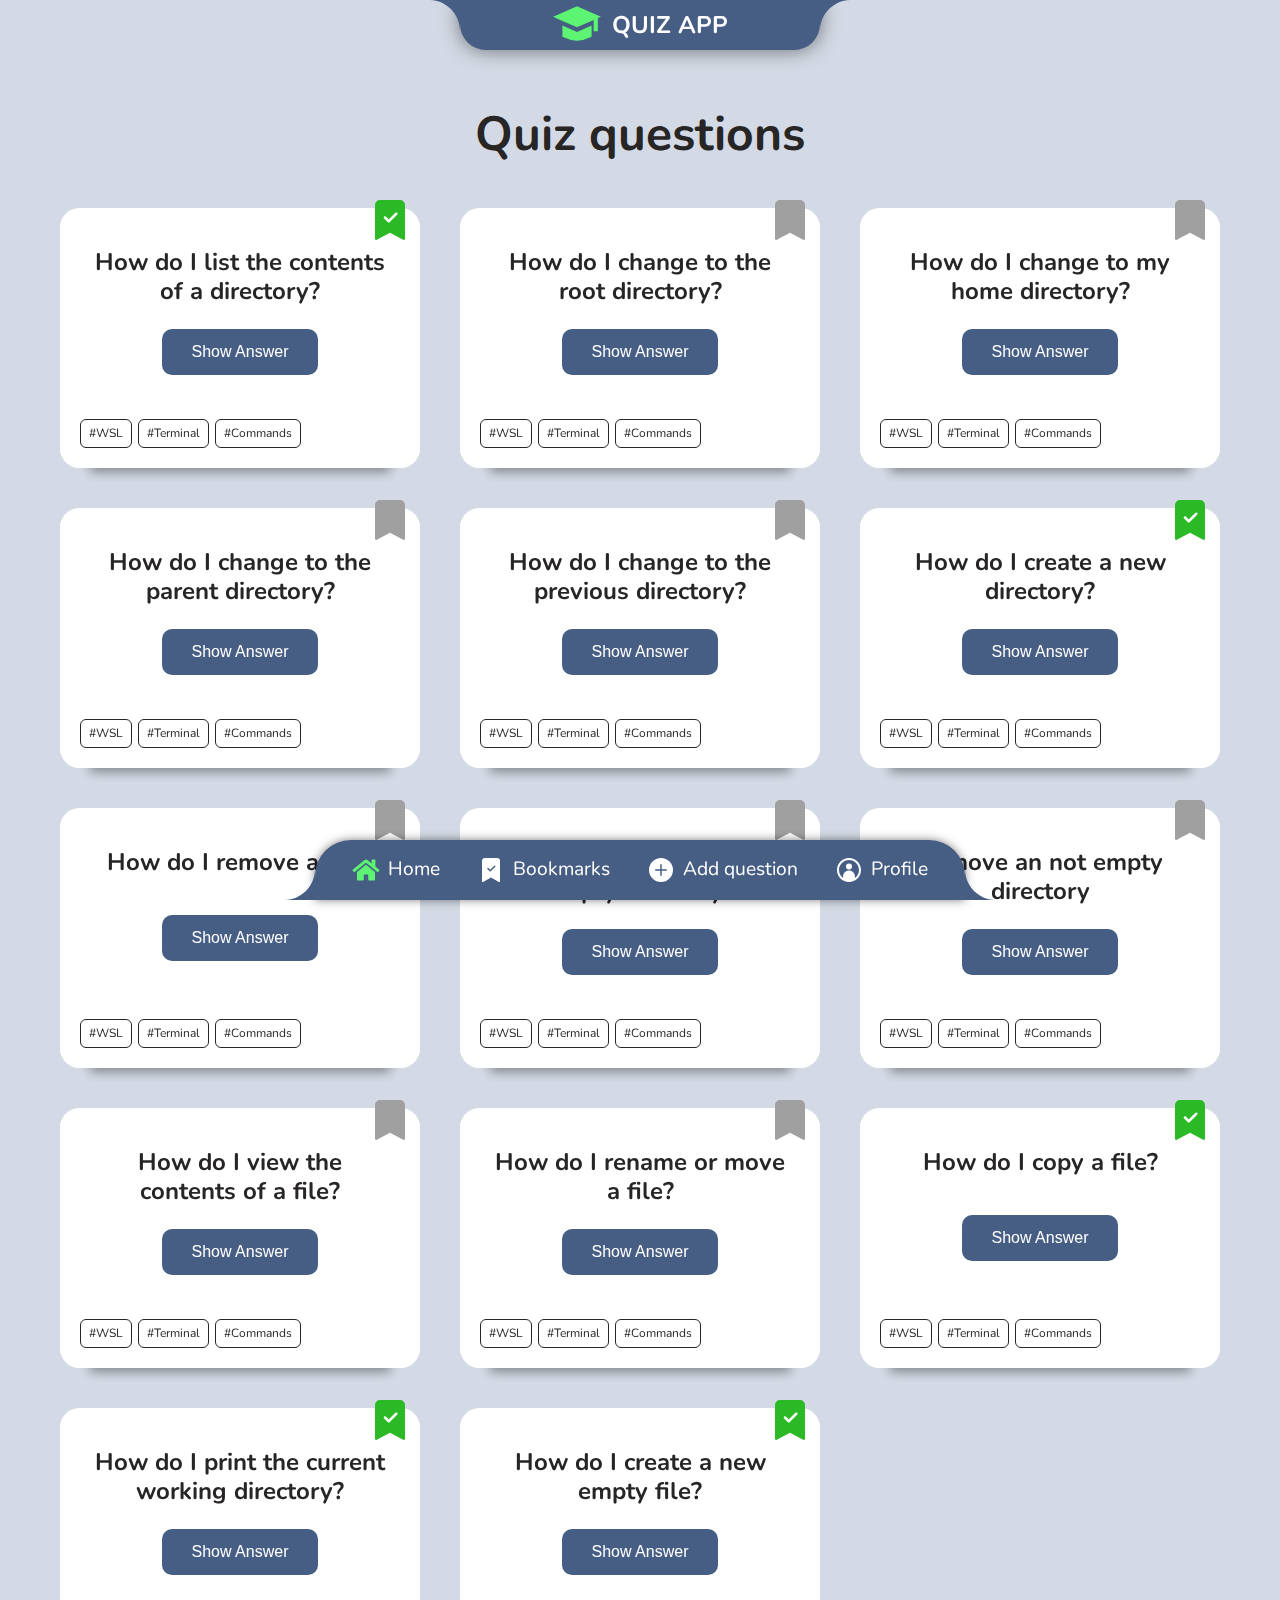
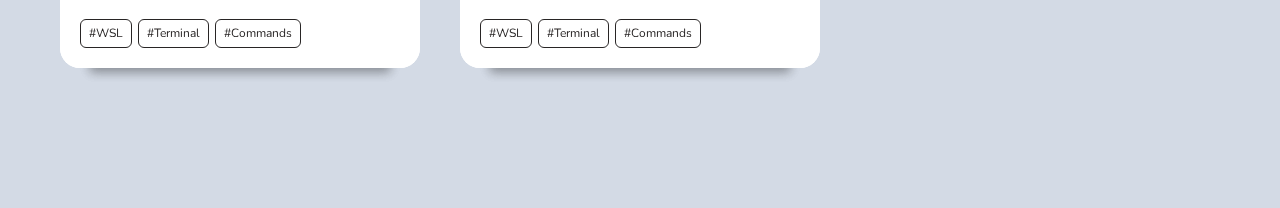
<file: index.html>
<!DOCTYPE html>
<html lang="en">
  <head>
    <meta charset="UTF-8" />
    <meta http-equiv="X-UA-Compatible" content="IE=edge" />
    <meta name="viewport" content="width=device-width, initial-scale=1.0" />
    <link rel="icon" href="./assets/img/favicon.ico" type="image/x-icon" />
    <link rel="stylesheet" href="./assets/css/styles.css" />
    <title>Quiz | Home page</title>
  </head>
  <body class="body" data-thema>
    <!--============ PRELOADER =============-->
    <div class="preloader"></div>

    <!--============ HEADER =============-->
    <header class="header" data-import>
      <svg class="corner corner--lt">
        <use href="./assets/img/icons.svg#corner"></use>
      </svg>
      <a href="./" class="logo">
        <svg><use href="./assets/img/icons.svg#logo"></use></svg>
        <p class="logo__title">Quiz App</p>
      </a>
      <svg class="corner corner--rt">
        <use href="./assets/img/icons.svg#corner"></use>
      </svg>
    </header>

    <!--============ MAIN =============-->
    <main class="main">
      <section class="section">
        <h1 class="headline headline--center">Quiz questions</h1>

        <!--=== CARDS ===-->
        <ul class="cards js-cards">
          <!--=== Card 1 ===-->
          <li class="card">
            <article class="flip">
              <div class="flip__front">
                <button class="add-to-bookmark active">
                  <svg>
                    <use href="./assets/img/icons.svg#bookmark"></use>
                  </svg>
                </button>
                <h2 class="card__question">
                  How do I list the contents of a directory?
                </h2>
                <button class="button">
                  <span>Show Answer</span>
                </button>
                <ul class="categories">
                  <li>WSL</li>
                  <li>Terminal</li>
                  <li>Commands</li>
                </ul>
              </div>
              <div class="flip__back">
                <p class="card__answer">ls</p>
                <button class="button">
                  <span>Hide Answer</span>
                </button>
              </div>
            </article>
          </li>

          <!--=== Card 2 ===-->
          <li class="card">
            <article class="flip">
              <div class="flip__front">
                <button class="add-to-bookmark">
                  <svg>
                    <use href="./assets/img/icons.svg#bookmark"></use>
                  </svg>
                </button>
                <h2 class="card__question">
                  How do I change to the root directory?
                </h2>
                <button class="button">
                  <span>Show Answer</span>
                </button>
                <ul class="categories">
                  <li>WSL</li>
                  <li>Terminal</li>
                  <li>Commands</li>
                </ul>
              </div>
              <div class="flip__back">
                <p class="card__answer">cd /</p>
                <button class="button">
                  <span>Hide Answer</span>
                </button>
              </div>
            </article>
          </li>

          <!--=== Card 3 ===-->
          <li class="card">
            <article class="flip">
              <div class="flip__front">
                <button class="add-to-bookmark">
                  <svg>
                    <use href="./assets/img/icons.svg#bookmark"></use>
                  </svg>
                </button>
                <h2 class="card__question">
                  How do I change to my home directory?
                </h2>
                <button class="button">
                  <span>Show Answer</span>
                </button>
                <ul class="categories">
                  <li>WSL</li>
                  <li>Terminal</li>
                  <li>Commands</li>
                </ul>
              </div>
              <div class="flip__back">
                <p class="card__answer">cd ~</p>
                <button class="button">
                  <span>Hide Answer</span>
                </button>
              </div>
            </article>
          </li>

          <!--=== Card 4 ===-->
          <li class="card">
            <article class="flip">
              <div class="flip__front">
                <button class="add-to-bookmark">
                  <svg>
                    <use href="./assets/img/icons.svg#bookmark"></use>
                  </svg>
                </button>
                <h2 class="card__question">
                  How do I change to the parent directory?
                </h2>
                <button class="button">
                  <span>Show Answer</span>
                </button>
                <ul class="categories">
                  <li>WSL</li>
                  <li>Terminal</li>
                  <li>Commands</li>
                </ul>
              </div>
              <div class="flip__back">
                <p class="card__answer">cd ..</p>
                <button class="button">
                  <span>Hide Answer</span>
                </button>
              </div>
            </article>
          </li>

          <!--=== Card 5 ===-->
          <li class="card">
            <article class="flip">
              <div class="flip__front">
                <button class="add-to-bookmark">
                  <svg>
                    <use href="./assets/img/icons.svg#bookmark"></use>
                  </svg>
                </button>
                <h2 class="card__question">
                  How do I change to the previous directory?
                </h2>
                <button class="button">
                  <span>Show Answer</span>
                </button>
                <ul class="categories">
                  <li>WSL</li>
                  <li>Terminal</li>
                  <li>Commands</li>
                </ul>
              </div>
              <div class="flip__back">
                <p class="card__answer">cd -</p>
                <button class="button">
                  <span>Hide Answer</span>
                </button>
              </div>
            </article>
          </li>

          <!--=== Card 6 ===-->
          <li class="card">
            <article class="flip">
              <div class="flip__front">
                <button class="add-to-bookmark active">
                  <svg>
                    <use href="./assets/img/icons.svg#bookmark"></use>
                  </svg>
                </button>
                <h2 class="card__question">How do I create a new directory?</h2>
                <button class="button">
                  <span>Show Answer</span>
                </button>
                <ul class="categories">
                  <li>WSL</li>
                  <li>Terminal</li>
                  <li>Commands</li>
                </ul>
              </div>
              <div class="flip__back">
                <p class="card__answer">mkdir &lt;FolderName&gt;</p>
                <button class="button">
                  <span>Hide Answer</span>
                </button>
              </div>
            </article>
          </li>

          <!--=== Card 7 ===-->
          <li class="card">
            <article class="flip">
              <div class="flip__front">
                <button class="add-to-bookmark">
                  <svg>
                    <use href="./assets/img/icons.svg#bookmark"></use>
                  </svg>
                </button>
                <h2 class="card__question">How do I remove a file?</h2>
                <button class="button">
                  <span>Show Answer</span>
                </button>
                <ul class="categories">
                  <li>WSL</li>
                  <li>Terminal</li>
                  <li>Commands</li>
                </ul>
              </div>
              <div class="flip__back">
                <p class="card__answer">rm &lt;file&gt;</p>
                <button class="button">
                  <span>Hide Answer</span>
                </button>
              </div>
            </article>
          </li>

          <!--=== Card 8 ===-->
          <li class="card">
            <article class="flip">
              <div class="flip__front">
                <button class="add-to-bookmark">
                  <svg>
                    <use href="./assets/img/icons.svg#bookmark"></use>
                  </svg>
                </button>
                <h2 class="card__question">
                  How do I remove an empty directory?
                </h2>
                <button class="button">
                  <span>Show Answer</span>
                </button>
                <ul class="categories">
                  <li>WSL</li>
                  <li>Terminal</li>
                  <li>Commands</li>
                </ul>
              </div>
              <div class="flip__back">
                <p class="card__answer">rmdir &lt;directory&gt;</p>
                <button class="button">
                  <span>Hide Answer</span>
                </button>
              </div>
            </article>
          </li>

          <!--=== Card 9 ===-->
          <li class="card">
            <article class="flip">
              <div class="flip__front">
                <button class="add-to-bookmark">
                  <svg>
                    <use href="./assets/img/icons.svg#bookmark"></use>
                  </svg>
                </button>
                <h2 class="card__question">Remove an not empty directory</h2>
                <button class="button">
                  <span>Show Answer</span>
                </button>
                <ul class="categories">
                  <li>WSL</li>
                  <li>Terminal</li>
                  <li>Commands</li>
                </ul>
              </div>
              <div class="flip__back">
                <p class="card__answer">rm -rf &lt;directory&gt;</p>
                <button class="button">
                  <span>Hide Answer</span>
                </button>
              </div>
            </article>
          </li>

          <!--=== Card 10 ===-->
          <li class="card">
            <article class="flip">
              <div class="flip__front">
                <button class="add-to-bookmark">
                  <svg>
                    <use href="./assets/img/icons.svg#bookmark"></use>
                  </svg>
                </button>
                <h2 class="card__question">
                  How do I view the contents of a file?
                </h2>
                <button class="button">
                  <span>Show Answer</span>
                </button>
                <ul class="categories">
                  <li>WSL</li>
                  <li>Terminal</li>
                  <li>Commands</li>
                </ul>
              </div>
              <div class="flip__back">
                <p class="card__answer">cat &lt;filename&gt;</p>
                <button class="button">
                  <span>Hide Answer</span>
                </button>
              </div>
            </article>
          </li>

          <!--=== Card 11 ===-->
          <li class="card">
            <article class="flip">
              <div class="flip__front">
                <button class="add-to-bookmark">
                  <svg>
                    <use href="./assets/img/icons.svg#bookmark"></use>
                  </svg>
                </button>
                <h2 class="card__question">How do I rename or move a file?</h2>
                <button class="button">
                  <span>Show Answer</span>
                </button>
                <ul class="categories">
                  <li>WSL</li>
                  <li>Terminal</li>
                  <li>Commands</li>
                </ul>
              </div>
              <div class="flip__back">
                <p class="card__answer">mv &lt;oldName&gt; &lt;newName&gt;</p>
                <button class="button">
                  <span>Hide Answer</span>
                </button>
              </div>
            </article>
          </li>

          <!--=== Card 12 ===-->
          <li class="card">
            <article class="flip">
              <div class="flip__front">
                <button class="add-to-bookmark active">
                  <svg>
                    <use href="./assets/img/icons.svg#bookmark"></use>
                  </svg>
                </button>
                <h2 class="card__question">How do I copy a file?</h2>
                <button class="button">
                  <span>Show Answer</span>
                </button>
                <ul class="categories">
                  <li>WSL</li>
                  <li>Terminal</li>
                  <li>Commands</li>
                </ul>
              </div>
              <div class="flip__back">
                <p class="card__answer">
                  cp &lt;example.txt&gt; &lt;folder&gt;
                </p>
                <button class="button">
                  <span>Hide Answer</span>
                </button>
              </div>
            </article>
          </li>

          <!--=== Card 13 ===-->
          <li class="card">
            <article class="flip">
              <div class="flip__front">
                <button class="add-to-bookmark active">
                  <svg>
                    <use href="./assets/img/icons.svg#bookmark"></use>
                  </svg>
                </button>
                <h2 class="card__question">
                  How do I print the current working directory?
                </h2>
                <button class="button">
                  <span>Show Answer</span>
                </button>
                <ul class="categories">
                  <li>WSL</li>
                  <li>Terminal</li>
                  <li>Commands</li>
                </ul>
              </div>
              <div class="flip__back">
                <p class="card__answer">pwd</p>
                <button class="button">
                  <span>Hide Answer</span>
                </button>
              </div>
            </article>
          </li>

          <!--=== Card 14 ===-->
          <li class="card">
            <article class="flip">
              <div class="flip__front">
                <button class="add-to-bookmark active">
                  <svg>
                    <use href="./assets/img/icons.svg#bookmark"></use>
                  </svg>
                </button>
                <h2 class="card__question">
                  How do I create a new empty file?
                </h2>
                <button class="button">
                  <span>Show Answer</span>
                </button>
                <ul class="categories">
                  <li>WSL</li>
                  <li>Terminal</li>
                  <li>Commands</li>
                </ul>
              </div>
              <div class="flip__back">
                <p class="card__answer">touch &lt;filename.txt&gt;</p>
                <button class="button">
                  <span>Hide Answer</span>
                </button>
              </div>
            </article>
          </li>
        </ul>
      </section>
    </main>

    <!--============ FOOTER =============-->
    <footer class="footer" data-import>
      <svg class="corner corner--lt">
        <use href="./assets/img/icons.svg#corner"></use>
      </svg>
      <nav class="navigation">
        <menu class="navigation__menu">
          <li class="navigation__item active">
            <a href="./">
              <svg><use href="./assets/img/icons.svg#home"></use></svg>
              Home
            </a>
          </li>
          <li class="navigation__item">
            <a href="./bookmarks.html">
              <svg><use href="./assets/img/icons.svg#bookmark"></use></svg>
              Bookmarks
            </a>
          </li>
          <li class="navigation__item">
            <a href="./form.html">
              <svg><use href="./assets/img/icons.svg#add"></use></svg>
              Add question
            </a>
          </li>
          <li class="navigation__item">
            <a href="./profile.html">
              <svg><use href="./assets/img/icons.svg#profile"></use></svg>
              Profile
            </a>
          </li>
        </menu>
      </nav>
      <svg class="corner corner--rt">
        <use href="./assets/img/icons.svg#corner"></use>
      </svg>
    </footer>

    <script src="./assets/js/scripts.js" type="module" defer></script>
  </body>
</html>
</file>
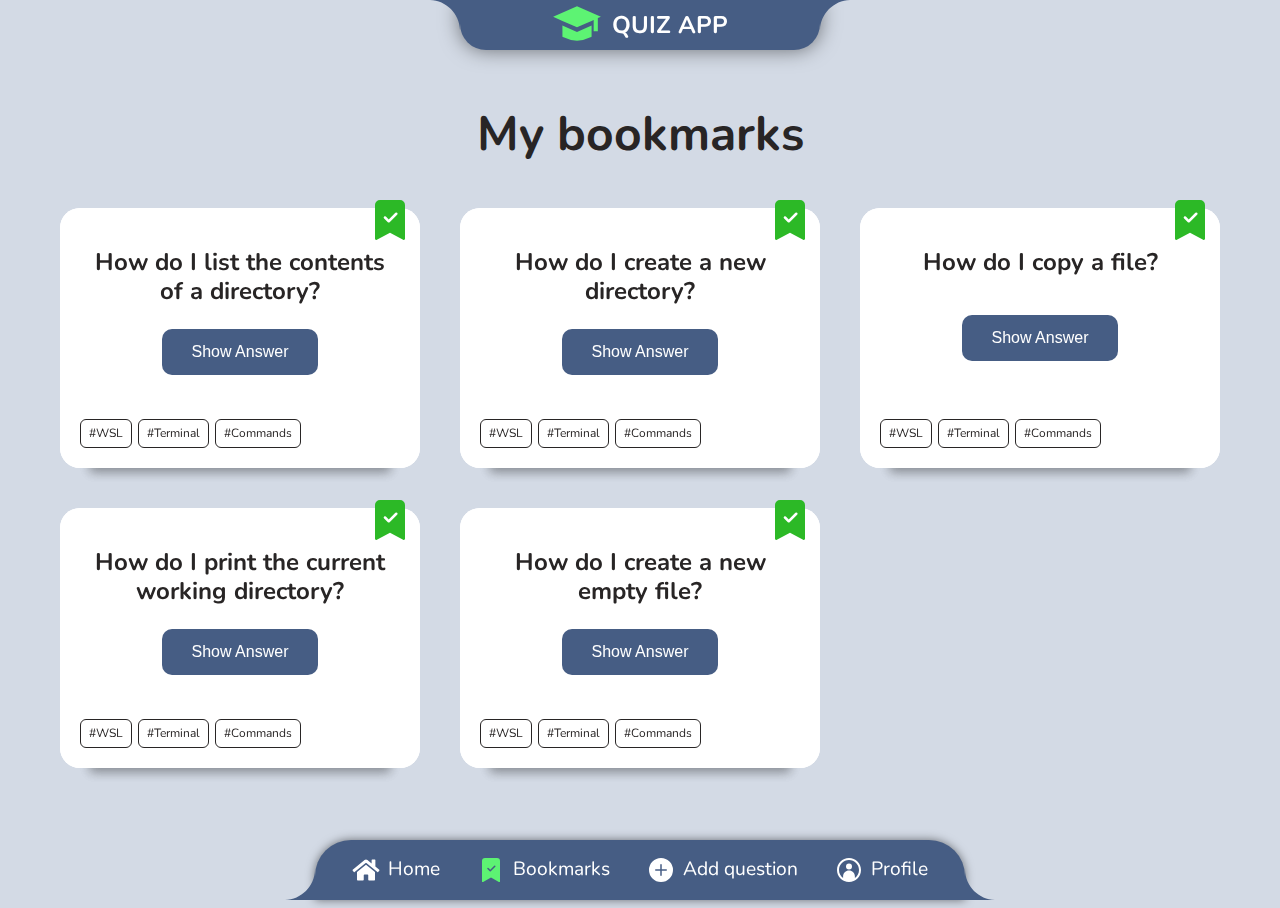
<file: bookmarks.html>
<!DOCTYPE html>
<html lang="en">
  <head>
    <meta charset="UTF-8" />
    <meta http-equiv="X-UA-Compatible" content="IE=edge" />
    <meta name="viewport" content="width=device-width, initial-scale=1.0" />
    <link rel="icon" href="./assets/img/favicon.ico" type="image/x-icon" />
    <link rel="stylesheet" href="./assets/css/styles.css" />
    <title>Quiz | Bookmarks Page</title>
  </head>
  <body class="body" data-thema>
    <!--============ PRELOADER =============-->
    <div class="preloader"></div>

    <!--============ HEADER =============-->
    <header class="header" data-import>
      <svg class="corner corner--lt">
        <use href="./assets/img/icons.svg#corner"></use>
      </svg>
      <a href="./" class="logo">
        <svg><use href="./assets/img/icons.svg#logo"></use></svg>
        <p class="logo__title">Quiz App</p>
      </a>
      <svg class="corner corner--rt">
        <use href="./assets/img/icons.svg#corner"></use>
      </svg>
    </header>

    <!--============ MAIN =============-->
    <main class="main">
      <section class="section">
        <div class="container">
          <h1 class="headline headline--center">My bookmarks</h1>
          <!--=== Cards ===-->
          <ul class="cards js-cards">
            <!--=== Card 1 ===-->
            <li class="card">
              <article class="flip">
                <div class="flip__front">
                  <button class="add-to-bookmark active">
                    <svg>
                      <use href="./assets/img/icons.svg#bookmark"></use>
                    </svg>
                  </button>
                  <h2 class="card__question">
                    How do I list the contents of a directory?
                  </h2>
                  <button class="button">
                    <span>Show Answer</span>
                  </button>
                  <ul class="categories">
                    <li>WSL</li>
                    <li>Terminal</li>
                    <li>Commands</li>
                  </ul>
                </div>
                <div class="flip__back">
                  <p class="card__answer">ls</p>
                  <button class="button">
                    <span>Hide Answer</span>
                  </button>
                </div>
              </article>
            </li>

            <!--=== Card 6 ===-->
            <li class="card">
              <article class="flip">
                <div class="flip__front">
                  <button class="add-to-bookmark active">
                    <svg>
                      <use href="./assets/img/icons.svg#bookmark"></use>
                    </svg>
                  </button>
                  <h2 class="card__question">
                    How do I create a new directory?
                  </h2>
                  <button class="button">
                    <span>Show Answer</span>
                  </button>
                  <ul class="categories">
                    <li>WSL</li>
                    <li>Terminal</li>
                    <li>Commands</li>
                  </ul>
                </div>
                <div class="flip__back">
                  <p class="card__answer">mkdir &lt;FolderName&gt;</p>
                  <button class="button">
                    <span>Hide Answer</span>
                  </button>
                </div>
              </article>
            </li>

            <!--=== Card 12 ===-->
            <li class="card">
              <article class="flip">
                <div class="flip__front">
                  <button class="add-to-bookmark active">
                    <svg>
                      <use href="./assets/img/icons.svg#bookmark"></use>
                    </svg>
                  </button>
                  <h2 class="card__question">How do I copy a file?</h2>
                  <button class="button">
                    <span>Show Answer</span>
                  </button>
                  <ul class="categories">
                    <li>WSL</li>
                    <li>Terminal</li>
                    <li>Commands</li>
                  </ul>
                </div>
                <div class="flip__back">
                  <p class="card__answer">
                    cp &lt;example.txt&gt; &lt;folder&gt;
                  </p>
                  <button class="button">
                    <span>Hide Answer</span>
                  </button>
                </div>
              </article>
            </li>

            <!--=== Card 13 ===-->
            <li class="card">
              <article class="flip">
                <div class="flip__front">
                  <button class="add-to-bookmark active">
                    <svg>
                      <use href="./assets/img/icons.svg#bookmark"></use>
                    </svg>
                  </button>
                  <h2 class="card__question">
                    How do I print the current working directory?
                  </h2>
                  <button class="button">
                    <span>Show Answer</span>
                  </button>
                  <ul class="categories">
                    <li>WSL</li>
                    <li>Terminal</li>
                    <li>Commands</li>
                  </ul>
                </div>
                <div class="flip__back">
                  <p class="card__answer">pwd</p>
                  <button class="button">
                    <span>Hide Answer</span>
                  </button>
                </div>
              </article>
            </li>

            <!--=== Card 14 ===-->
            <li class="card">
              <article class="flip">
                <div class="flip__front">
                  <button class="add-to-bookmark active">
                    <svg>
                      <use href="./assets/img/icons.svg#bookmark"></use>
                    </svg>
                  </button>
                  <h2 class="card__question">
                    How do I create a new empty file?
                  </h2>
                  <button class="button">
                    <span>Show Answer</span>
                  </button>
                  <ul class="categories">
                    <li>WSL</li>
                    <li>Terminal</li>
                    <li>Commands</li>
                  </ul>
                </div>
                <div class="flip__back">
                  <p class="card__answer">touch &lt;filename.txt&gt;</p>
                  <button class="button">
                    <span>Hide Answer</span>
                  </button>
                </div>
              </article>
            </li>
          </ul>
        </div>
      </section>
    </main>

    <!--============ FOOTER =============-->
    <footer class="footer" data-import>
      <svg class="corner corner--lt">
        <use href="./assets/img/icons.svg#corner"></use>
      </svg>
      <nav class="navigation">
        <menu class="navigation__menu">
          <li class="navigation__item">
            <a href="./">
              <svg><use href="./assets/img/icons.svg#home"></use></svg>
              Home
            </a>
          </li>
          <li class="navigation__item active">
            <a href="./bookmarks.html">
              <svg><use href="./assets/img/icons.svg#bookmark"></use></svg>
              Bookmarks
            </a>
          </li>
          <li class="navigation__item">
            <a href="./form.html">
              <svg><use href="./assets/img/icons.svg#add"></use></svg>
              Add question
            </a>
          </li>
          <li class="navigation__item">
            <a href="./profile.html">
              <svg><use href="./assets/img/icons.svg#profile"></use></svg>
              Profile
            </a>
          </li>
        </menu>
      </nav>
      <svg class="corner corner--rt">
        <use href="./assets/img/icons.svg#corner"></use>
      </svg>
    </footer>

    <script src="./assets/js/scripts.js" type="module" defer></script>
  </body>
</html>
</file>
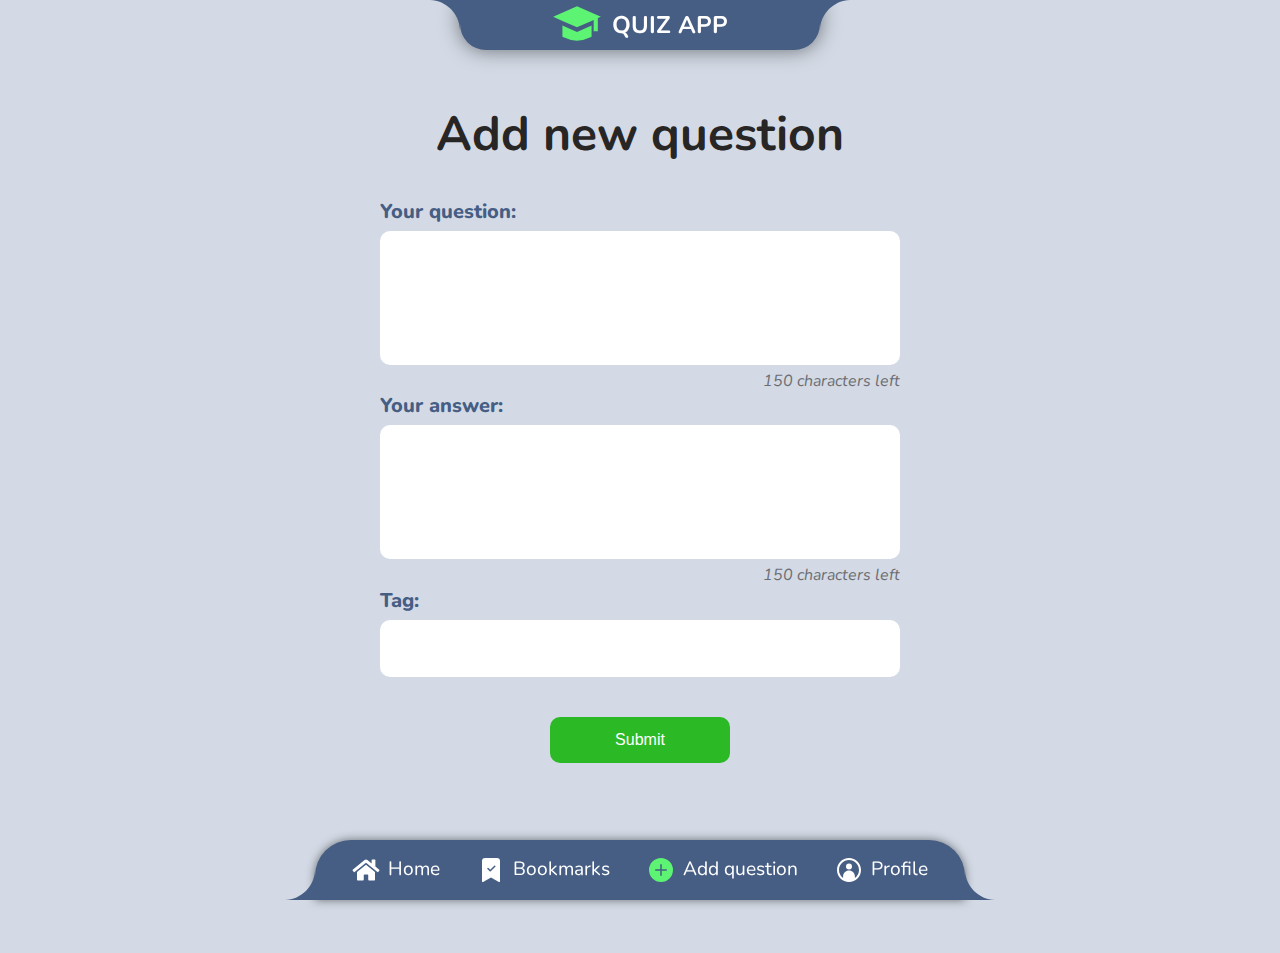
<file: form.html>
<!DOCTYPE html>
<html lang="en">
  <head>
    <meta charset="UTF-8" />
    <meta http-equiv="X-UA-Compatible" content="IE=edge" />
    <meta name="viewport" content="width=device-width, initial-scale=1.0" />
    <link rel="icon" href="./assets/img/favicon.ico" type="image/x-icon" />
    <link rel="stylesheet" href="./assets/css/styles.css" />
    <title>Quiz | Add new question</title>
  </head>
  <body class="body" data-thema>
    <!--============ PRELOADER =============-->
    <div class="preloader"></div>

    <!--============ HEADER =============-->
    <header class="header" data-import>
      <svg class="corner corner--lt">
        <use href="./assets/img/icons.svg#corner"></use>
      </svg>
      <a href="./" class="logo">
        <svg><use href="./assets/img/icons.svg#logo"></use></svg>
        <p class="logo__title">Quiz App</p>
      </a>
      <svg class="corner corner--rt">
        <use href="./assets/img/icons.svg#corner"></use>
      </svg>
    </header>

    <!--============ MAIN =============-->
    <main class="main">
      <section class="section">
        <div class="container">
          <h1 class="headline headline--center">Add new question</h1>

          <form class="form" data-js="form">
            <label class="label">
              <b>Your question:</b>
              <textarea
                name="question"
                class="input input--area"
                minlength="0"
                maxlength="150"
                data-js="textarea"
              ></textarea>
              <p class="counter" data-js="counter-wrapper">
                <span data-js="counter">150</span> characters left
              </p>
            </label>
            <label class="label">
              <b>Your answer:</b>
              <textarea
                name="answer"
                class="input input--area"
                minlength="0"
                maxlength="150"
                data-js="textarea"
              ></textarea>
              <p class="counter" data-js="counter-wrapper">
                <span data-js="counter">150</span> characters left
              </p>
            </label>
            <label class="label">
              <b>Tag:</b>
              <input type="text" name="tag" class="input" />
            </label>
            <ul class="info" data-js="info" data-status="confirm">
              <!-- <li>&#128077; A new card has bin added!</li>
              <li>The <b>question</b> field is required!</li>
              <li>The <b>answer</b> field is required!</li>
              <li>The <b>tag</b> field is required!</li> -->
            </ul>
            <button type="submit" class="button button--green">
              <span>Submit</span>
            </button>
          </form>

          <!--=== Cards ===-->
          <ul class="cards js-cards"></ul>
        </div>
      </section>
    </main>

    <!--============ FOOTER =============-->
    <footer class="footer" data-import>
      <svg class="corner corner--lt">
        <use href="./assets/img/icons.svg#corner"></use>
      </svg>
      <nav class="navigation">
        <menu class="navigation__menu">
          <li class="navigation__item">
            <a href="./">
              <svg><use href="./assets/img/icons.svg#home"></use></svg>
              Home
            </a>
          </li>
          <li class="navigation__item">
            <a href="./bookmarks.html">
              <svg><use href="./assets/img/icons.svg#bookmark"></use></svg>
              Bookmarks
            </a>
          </li>
          <li class="navigation__item active">
            <a href="./form.html">
              <svg><use href="./assets/img/icons.svg#add"></use></svg>
              Add question
            </a>
          </li>
          <li class="navigation__item">
            <a href="./profile.html">
              <svg><use href="./assets/img/icons.svg#profile"></use></svg>
              Profile
            </a>
          </li>
        </menu>
      </nav>
      <svg class="corner corner--rt">
        <use href="./assets/img/icons.svg#corner"></use>
      </svg>
    </footer>

    <script src="./assets/js/addCard.js" type="module" defer></script>
    <script src="./assets/js/scripts.js" type="module" defer></script>
  </body>
</html>
</file>
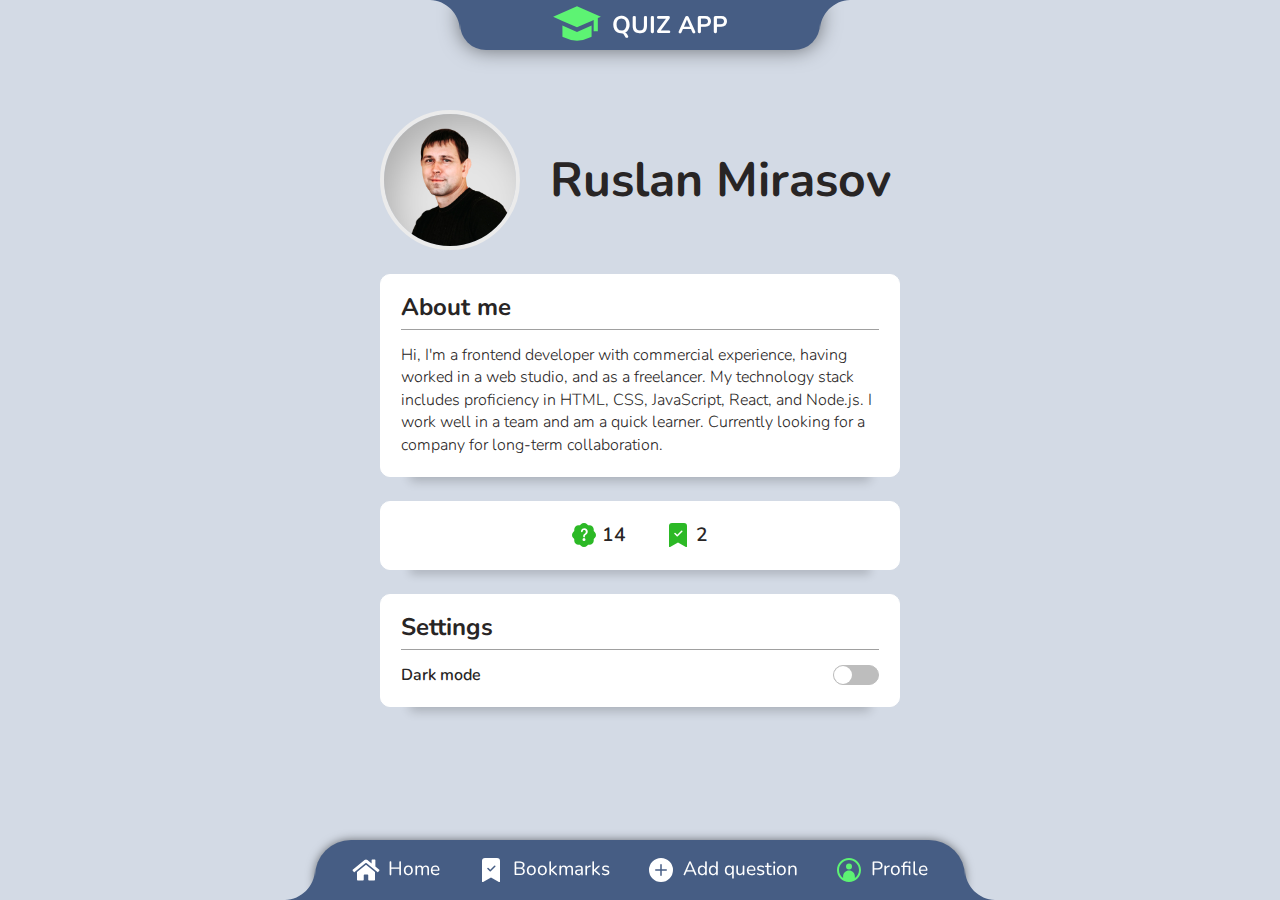
<file: profile.html>
<!DOCTYPE html>
<html lang="en">
  <head>
    <meta charset="UTF-8" />
    <meta http-equiv="X-UA-Compatible" content="IE=edge" />
    <meta name="viewport" content="width=device-width, initial-scale=1.0" />
    <link rel="icon" href="./assets/img/favicon.ico" type="image/x-icon" />
    <link rel="stylesheet" href="./assets/css/styles.css" />
    <title>Quiz | Profile</title>
  </head>
  <body class="body" data-thema>
    <!--============ PRELOADER =============-->
    <div class="preloader"></div>

    <!--============ HEADER =============-->
    <header class="header" data-import>
      <svg class="corner corner--lt">
        <use href="./assets/img/icons.svg#corner"></use>
      </svg>
      <a href="./" class="logo">
        <svg><use href="./assets/img/icons.svg#logo"></use></svg>
        <p class="logo__title">Quiz App</p>
      </a>
      <svg class="corner corner--rt">
        <use href="./assets/img/icons.svg#corner"></use>
      </svg>
    </header>

    <!--============ MAIN =============-->
    <main class="main">
      <section class="section">
        <div class="container">
          <article class="profile">
            <!--Profile header-->
            <header class="profile__header">
              <div class="profile__foto">
                <img src="./assets/img/myFoto.jpg" alt="User photo" />
              </div>
              <h1 class="headline">Ruslan Mirasov</h1>
            </header>

            <!--Profile About-->
            <section class="profile__content">
              <h2 class="headline headline--h2">About me</h2>
              <p>
                Hi, I'm a frontend developer with commercial experience, having
                worked in a web studio, and as a freelancer. My technology stack
                includes proficiency in HTML, CSS, JavaScript, React, and
                Node.js. I work well in a team and am a quick learner. Currently
                looking for a company for long-term collaboration.
              </p>
            </section>

            <!--Profile Counter-->
            <section class="profile__content">
              <ul class="profile__counter">
                <li>
                  <svg><use href="./assets/img/icons.svg#questions"></use></svg>
                  <span>14</span>
                </li>
                <li>
                  <svg><use href="./assets/img/icons.svg#bookmark"></use></svg>
                  <span>2</span>
                </li>
              </ul>
            </section>

            <!--Profile Settings-->
            <section class="profile__content">
              <h2 class="headline headline--h2">Settings</h2>
              <ul class="profile__settings">
                <li>
                  <span>Dark mode</span>
                  <div class="checkbox">
                    <input
                      type="checkbox"
                      name="thema-switcher"
                      id="thema-switcher"
                      class="thema-switcher"
                    />
                    <label for="thema-switcher"></label>
                  </div>
                </li>
              </ul>
            </section>
          </article>
        </div>
      </section>
    </main>

    <!--============ FOOTER =============-->
    <footer class="footer" data-import>
      <svg class="corner corner--lt">
        <use href="./assets/img/icons.svg#corner"></use>
      </svg>
      <nav class="navigation">
        <menu class="navigation__menu">
          <li class="navigation__item">
            <a href="./">
              <svg><use href="./assets/img/icons.svg#home"></use></svg>
              Home
            </a>
          </li>
          <li class="navigation__item">
            <a href="./bookmarks.html">
              <svg><use href="./assets/img/icons.svg#bookmark"></use></svg>
              Bookmarks
            </a>
          </li>
          <li class="navigation__item">
            <a href="./form.html">
              <svg><use href="./assets/img/icons.svg#add"></use></svg>
              Add question
            </a>
          </li>
          <li class="navigation__item active">
            <a href="./profile.html">
              <svg><use href="./assets/img/icons.svg#profile"></use></svg>
              Profile
            </a>
          </li>
        </menu>
      </nav>
      <svg class="corner corner--rt">
        <use href="./assets/img/icons.svg#corner"></use>
      </svg>
    </footer>

    <script src="./assets/js/scripts.js" type="module" defer></script>
  </body>
</html>
</file>
<file: assets/css/styles.css>
@import url("./global.css");
@import url("./components/preloader.css");
@import url("./components/typography.css");
@import url("./components/header.css");
@import url("./components/main.css");
@import url("./components/section.css");
@import url("./components/cards.css");
@import url("./components/button.css");
@import url("./components/profile.css");
@import url("./components/checkbox.css");
@import url("./components/footer.css");
@import url("./components/navigation.css");
@import url("./components/form.css");
@import url("./components/darkmode.css");
</file>
